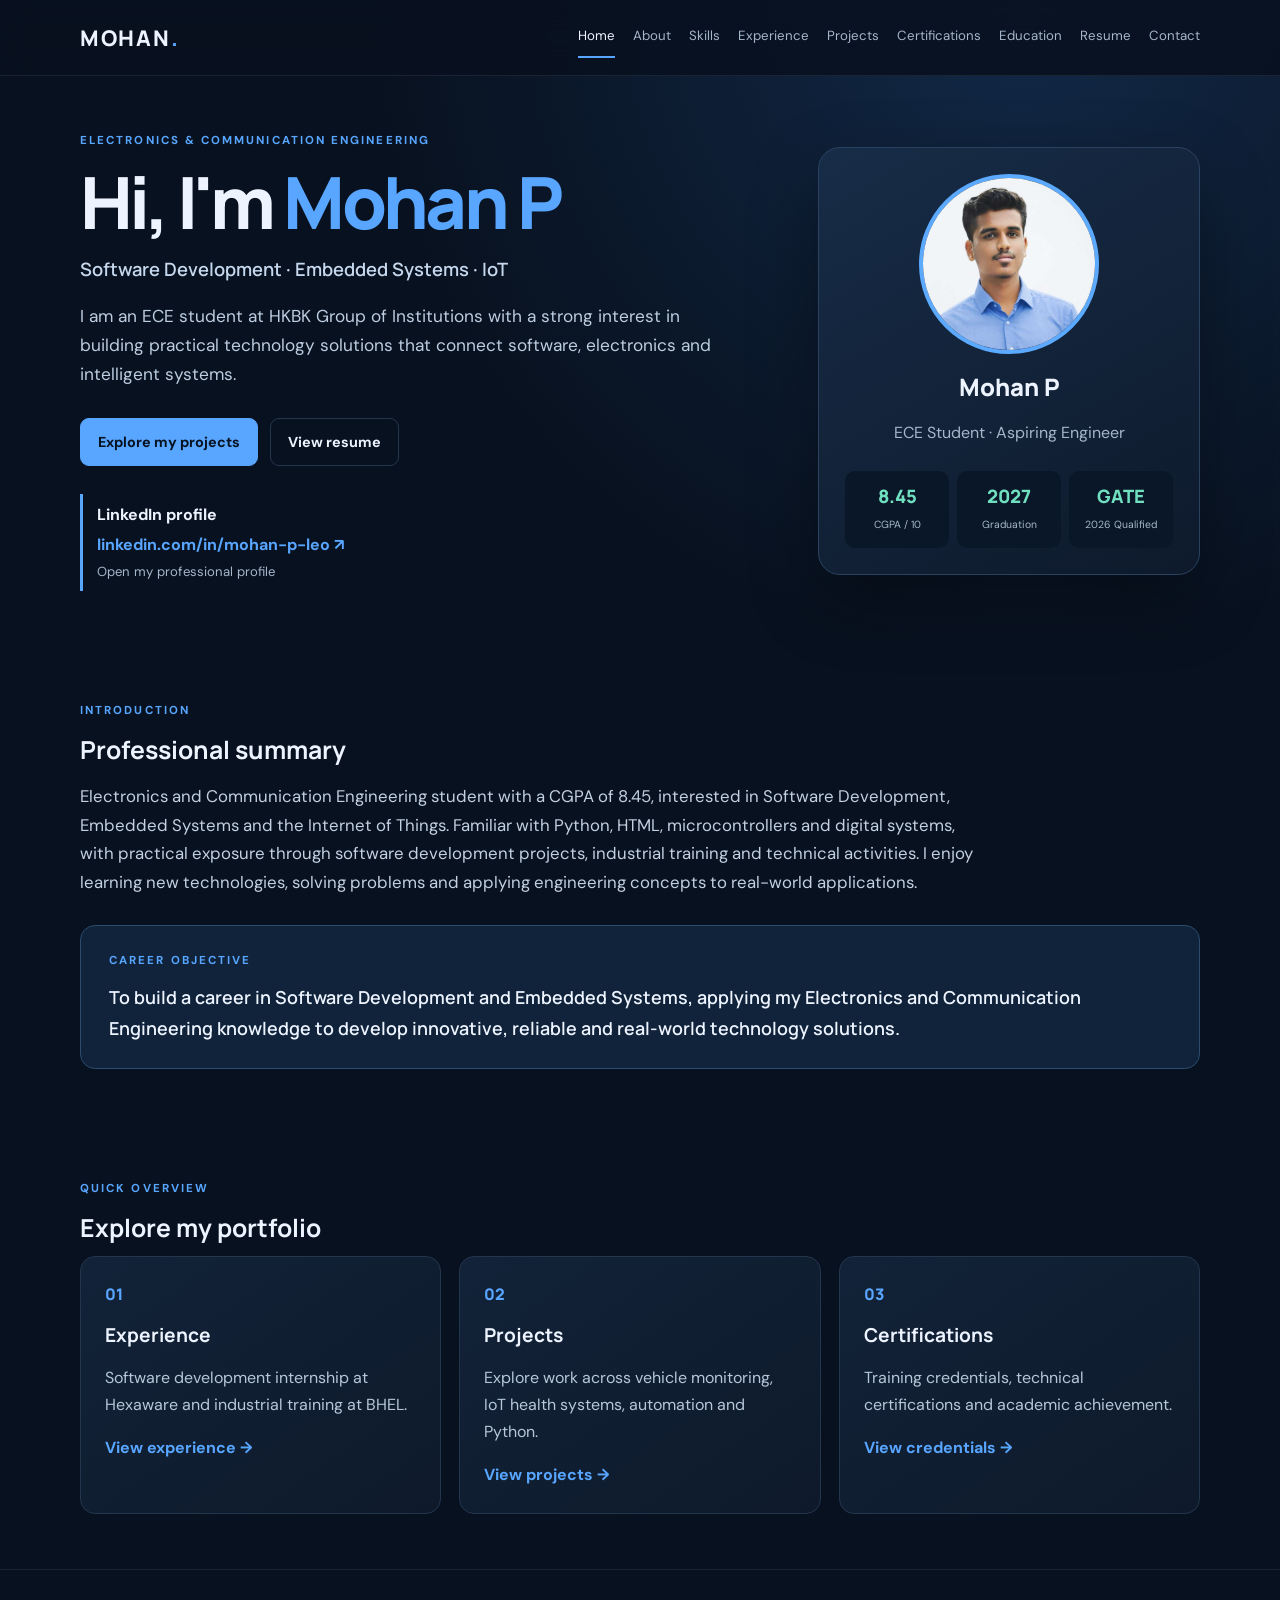
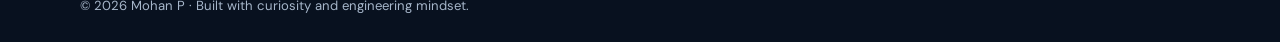
<file: index.html>
<!DOCTYPE html>
<html lang="en">
<head>
  <meta charset="UTF-8"><meta name="viewport" content="width=device-width, initial-scale=1.0">
  <meta name="description" content="Mohan P — Electronics and Communication Engineering student focused on software development, embedded systems and IoT.">
  <title>Mohan P | Portfolio</title><link rel="stylesheet" href="css/style.css">
</head>
<body>
<header class="site-header"><a class="brand" href="index.html">MOHAN<span>.</span></a>
<button class="menu-toggle" aria-label="Toggle navigation">☰</button>
<nav class="nav"><a class="active" href="index.html">Home</a><a href="about.html">About</a><a href="skills.html">Skills</a><a href="experience.html">Experience</a><a href="projects.html">Projects</a><a href="certifications.html">Certifications</a><a href="education.html">Education</a><a href="resume.html">Resume</a><a href="contact.html">Contact</a></nav></header>
<main class="container hero">
  <section class="hero-copy">
    <p class="eyebrow">ELECTRONICS & COMMUNICATION ENGINEERING</p>
    <h1>Hi, I'm <span>Mohan P</span></h1>
    <h2>Software Development · Embedded Systems · IoT</h2>
    <p class="lead">I am an ECE student at HKBK Group of Institutions with a strong interest in building practical technology solutions that connect software, electronics and intelligent systems.</p>
    <div class="actions"><a class="btn primary" href="projects.html">Explore my projects</a><a class="btn secondary" href="resume.html">View resume</a></div>
    <div class="social-highlight"><strong>LinkedIn profile</strong><a href="https://www.linkedin.com/in/mohan-p-leo" target="_blank" rel="noopener">linkedin.com/in/mohan-p-leo ↗</a><span class="muted small">Open my professional profile</span></div>
  </section>
  <aside class="profile-panel">
    <img class="profile-photo" src="assets/profile.jpg" alt="Mohan P profile photograph" onerror="this.style.display='none';this.nextElementSibling.style.display='grid'">
    <div class="photo-placeholder"><span>MP</span><small>Add your profile photo</small></div>
    <p class="profile-name">Mohan P</p><p class="muted">ECE Student · Aspiring Engineer</p>
    <div class="stat-grid"><div><b>8.45</b><small>CGPA / 10</small></div><div><b>2027</b><small>Graduation</small></div><div><b>GATE</b><small>2026 Qualified</small></div></div>
  </aside>
</main>
<section class="container section">
  <div class="section-heading"><p class="eyebrow">INTRODUCTION</p><h2>Professional summary</h2></div>
  <p class="wide-text">Electronics and Communication Engineering student with a CGPA of 8.45, interested in Software Development, Embedded Systems and the Internet of Things. Familiar with Python, HTML, microcontrollers and digital systems, with practical exposure through software development projects, industrial training and technical activities. I enjoy learning new technologies, solving problems and applying engineering concepts to real-world applications.</p>
  <div class="objective-card"><p class="eyebrow">CAREER OBJECTIVE</p><p>To build a career in Software Development and Embedded Systems, applying my Electronics and Communication Engineering knowledge to develop innovative, reliable and real-world technology solutions.</p></div>
</section>
<section class="container section">
 <div class="section-heading"><p class="eyebrow">QUICK OVERVIEW</p><h2>Explore my portfolio</h2></div>
 <div class="card-grid three">
  <a class="info-card" href="experience.html"><span class="card-icon">01</span><h3>Experience</h3><p>Software development internship at Hexaware and industrial training at BHEL.</p><span class="text-link">View experience →</span></a>
  <a class="info-card" href="projects.html"><span class="card-icon">02</span><h3>Projects</h3><p>Explore work across vehicle monitoring, IoT health systems, automation and Python.</p><span class="text-link">View projects →</span></a>
  <a class="info-card" href="certifications.html"><span class="card-icon">03</span><h3>Certifications</h3><p>Training credentials, technical certifications and academic achievement.</p><span class="text-link">View credentials →</span></a>
 </div>
</section>
<footer class="footer"><div class="container">© <span id="year"></span> Mohan P · Built with curiosity and engineering mindset.</div></footer>
<script src="js/script.js"></script></body></html>
</file>
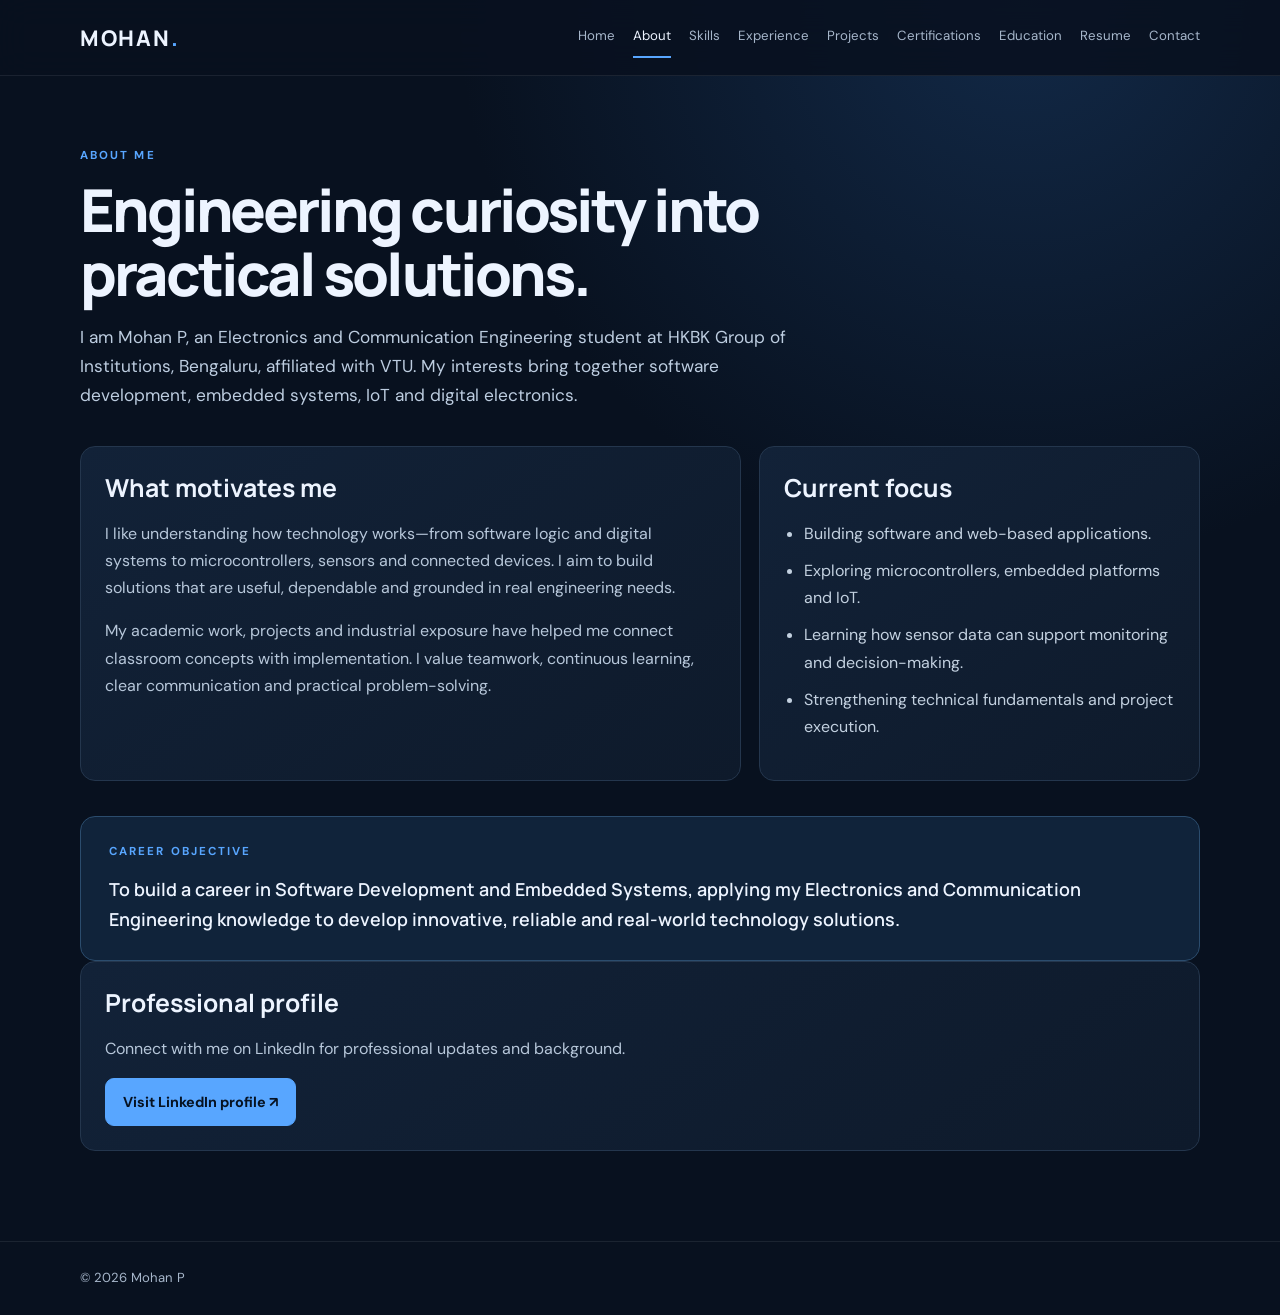
<file: about.html>
<!DOCTYPE html><html lang="en"><head><meta charset="UTF-8"><meta name="viewport" content="width=device-width, initial-scale=1.0"><title>About | Mohan P</title><link rel="stylesheet" href="css/style.css"></head><body>
<header class="site-header"><a class="brand" href="index.html">MOHAN<span>.</span></a><button class="menu-toggle" aria-label="Toggle navigation">☰</button><nav class="nav"><a href="index.html">Home</a><a class="active" href="about.html">About</a><a href="skills.html">Skills</a><a href="experience.html">Experience</a><a href="projects.html">Projects</a><a href="certifications.html">Certifications</a><a href="education.html">Education</a><a href="resume.html">Resume</a><a href="contact.html">Contact</a></nav></header>
<main class="container page"><p class="eyebrow">ABOUT ME</p><h1>Engineering curiosity into practical solutions.</h1>
<p class="lead">I am Mohan P, an Electronics and Communication Engineering student at HKBK Group of Institutions, Bengaluru, affiliated with VTU. My interests bring together software development, embedded systems, IoT and digital electronics.</p>
<div class="content-grid"><section class="panel"><h2>What motivates me</h2><p>I like understanding how technology works—from software logic and digital systems to microcontrollers, sensors and connected devices. I aim to build solutions that are useful, dependable and grounded in real engineering needs.</p><p>My academic work, projects and industrial exposure have helped me connect classroom concepts with implementation. I value teamwork, continuous learning, clear communication and practical problem-solving.</p></section><section class="panel"><h2>Current focus</h2><ul class="clean-list"><li>Building software and web-based applications.</li><li>Exploring microcontrollers, embedded platforms and IoT.</li><li>Learning how sensor data can support monitoring and decision-making.</li><li>Strengthening technical fundamentals and project execution.</li></ul></section></div>
<div class="objective-card"><p class="eyebrow">CAREER OBJECTIVE</p><p>To build a career in Software Development and Embedded Systems, applying my Electronics and Communication Engineering knowledge to develop innovative, reliable and real-world technology solutions.</p></div>
<div class="panel"><h2>Professional profile</h2><p>Connect with me on LinkedIn for professional updates and background.</p><a class="btn primary" href="https://www.linkedin.com/in/mohan-p-leo" target="_blank" rel="noopener">Visit LinkedIn profile ↗</a></div></main><footer class="footer"><div class="container">© <span id="year"></span> Mohan P</div></footer><script src="js/script.js"></script></body></html>
</file>
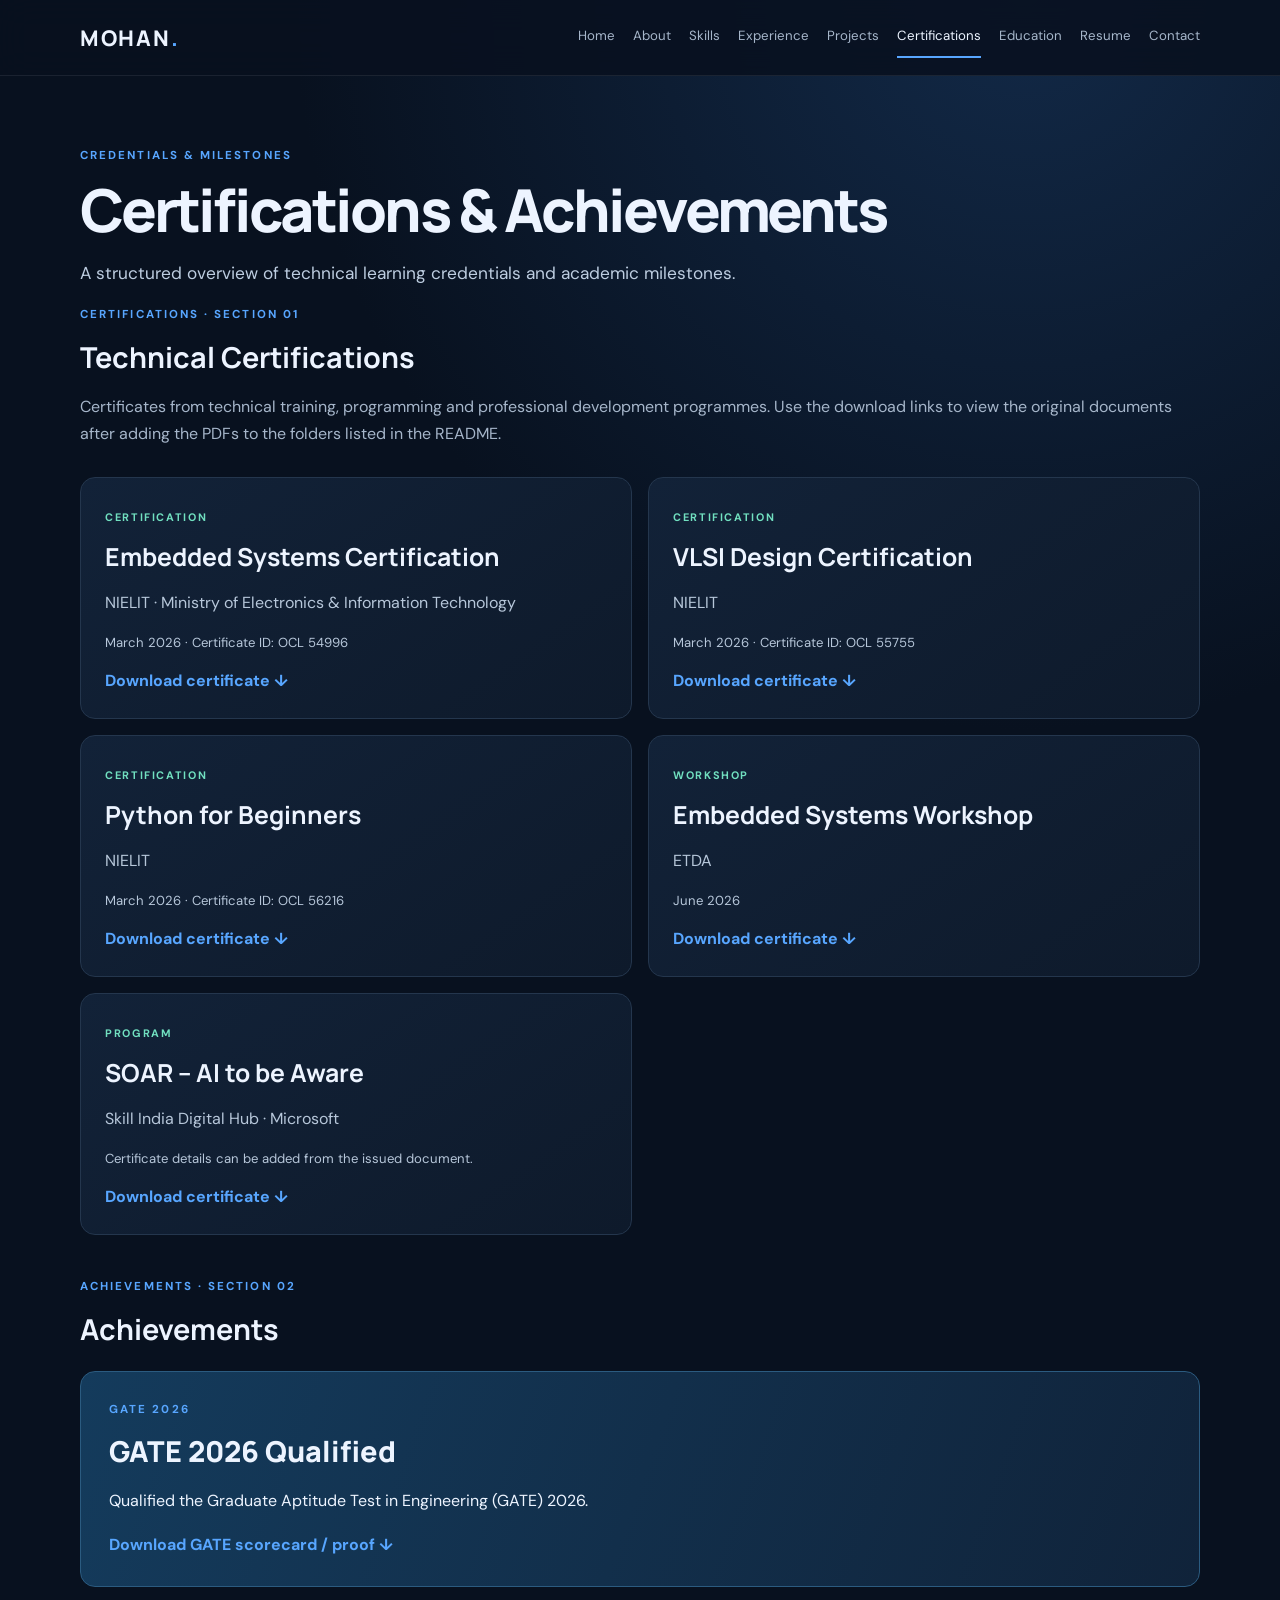
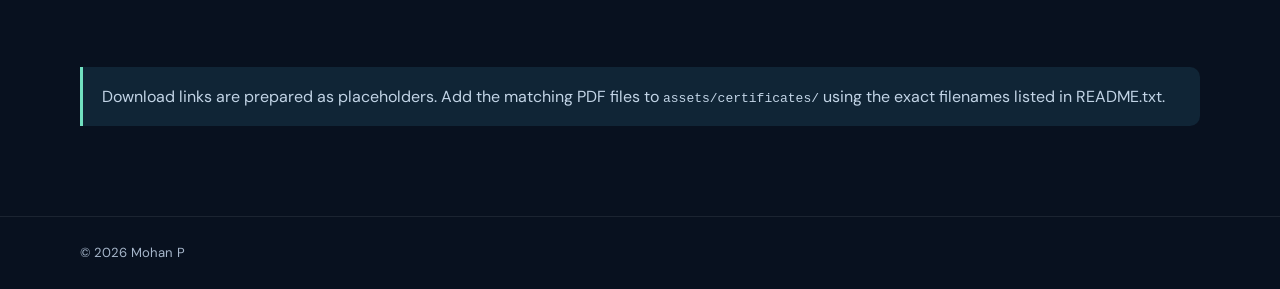
<file: certifications.html>
<!DOCTYPE html><html lang="en"><head><meta charset="UTF-8"><meta name="viewport" content="width=device-width, initial-scale=1.0"><title>Certifications | Mohan P</title><link rel="stylesheet" href="css/style.css"></head><body>
<header class="site-header"><a class="brand" href="index.html">MOHAN<span>.</span></a><button class="menu-toggle" aria-label="Toggle navigation">☰</button><nav class="nav"><a href="index.html">Home</a><a href="about.html">About</a><a href="skills.html">Skills</a><a href="experience.html">Experience</a><a href="projects.html">Projects</a><a class="active" href="certifications.html">Certifications</a><a href="education.html">Education</a><a href="resume.html">Resume</a><a href="contact.html">Contact</a></nav></header>
<main class="container page"><p class="eyebrow">CREDENTIALS &amp; MILESTONES</p><h1>Certifications &amp; Achievements</h1><p class="lead">A structured overview of technical learning credentials and academic milestones.</p>

<section>
  <p class="eyebrow">CERTIFICATIONS · SECTION 01</p>
  <h2 style="font:700 1.8rem Manrope,sans-serif;margin:0 0 10px">Technical Certifications</h2>
  <p class="muted">Certificates from technical training, programming and professional development programmes. Use the download links to view the original documents after adding the PDFs to the folders listed in the README.</p>
  <div class="credential-grid">
    <article class="credential-card"><span class="credential-type">CERTIFICATION</span><h2>Embedded Systems Certification</h2><p>NIELIT · Ministry of Electronics &amp; Information Technology</p><p class="muted small">March 2026 · Certificate ID: OCL 54996</p><a class="text-link" href="assets/certificates/embedded-systems-nielit.pdf" download>Download certificate ↓</a></article>
    <article class="credential-card"><span class="credential-type">CERTIFICATION</span><h2>VLSI Design Certification</h2><p>NIELIT</p><p class="muted small">March 2026 · Certificate ID: OCL 55755</p><a class="text-link" href="assets/certificates/vlsi-design-nielit.pdf" download>Download certificate ↓</a></article>
    <article class="credential-card"><span class="credential-type">CERTIFICATION</span><h2>Python for Beginners</h2><p>NIELIT</p><p class="muted small">March 2026 · Certificate ID: OCL 56216</p><a class="text-link" href="assets/certificates/python-beginners-nielit.pdf" download>Download certificate ↓</a></article>
    <article class="credential-card"><span class="credential-type">WORKSHOP</span><h2>Embedded Systems Workshop</h2><p>ETDA</p><p class="muted small">June 2026</p><a class="text-link" href="assets/certificates/embedded-systems-workshop-etda.pdf" download>Download certificate ↓</a></article>
    <article class="credential-card"><span class="credential-type">PROGRAM</span><h2>SOAR – AI to be Aware</h2><p>Skill India Digital Hub · Microsoft</p><p class="muted small">Certificate details can be added from the issued document.</p><a class="text-link" href="assets/certificates/soar-ai-to-be-aware.pdf" download>Download certificate ↓</a></article>
  </div>
</section>

<section class="section" style="padding-top:42px">
  <p class="eyebrow">ACHIEVEMENTS · SECTION 02</p>
  <h2 style="font:700 1.8rem Manrope,sans-serif;margin:0 0 10px">Achievements</h2>
  <div class="achievement-banner"><p class="eyebrow">GATE 2026</p><h2>GATE 2026 Qualified</h2><p>Qualified the Graduate Aptitude Test in Engineering (GATE) 2026.</p><a class="text-link" href="assets/certificates/gate-2026-scorecard.pdf" download>Download GATE scorecard / proof ↓</a></div>
</section>
<div class="note">Download links are prepared as placeholders. Add the matching PDF files to <code>assets/certificates/</code> using the exact filenames listed in README.txt.</div></main><footer class="footer"><div class="container">© <span id="year"></span> Mohan P</div></footer><script src="js/script.js"></script></body></html>
</file>
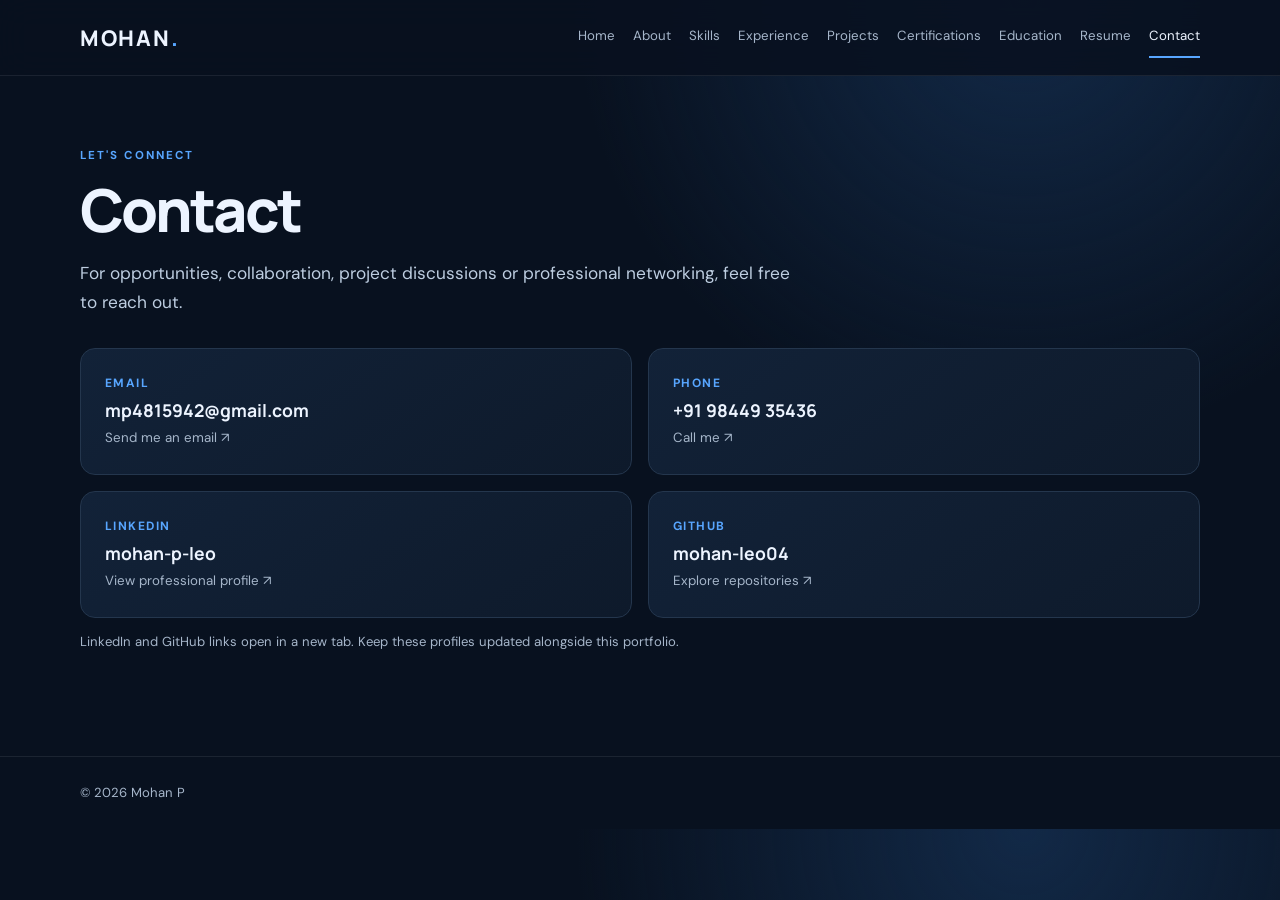
<file: contact.html>
<!DOCTYPE html><html lang="en"><head><meta charset="UTF-8"><meta name="viewport" content="width=device-width, initial-scale=1.0"><title>Contact | Mohan P</title><link rel="stylesheet" href="css/style.css"></head><body>
<header class="site-header"><a class="brand" href="index.html">MOHAN<span>.</span></a><button class="menu-toggle" aria-label="Toggle navigation">☰</button><nav class="nav"><a href="index.html">Home</a><a href="about.html">About</a><a href="skills.html">Skills</a><a href="experience.html">Experience</a><a href="projects.html">Projects</a><a href="certifications.html">Certifications</a><a href="education.html">Education</a><a href="resume.html">Resume</a><a class="active" href="contact.html">Contact</a></nav></header>
<main class="container page"><p class="eyebrow">LET'S CONNECT</p><h1>Contact</h1><p class="lead">For opportunities, collaboration, project discussions or professional networking, feel free to reach out.</p>
<div class="contact-grid"><a class="contact-card" href="mailto:mp4815942@gmail.com"><span>Email</span><strong>mp4815942@gmail.com</strong><small>Send me an email ↗</small></a><a class="contact-card" href="tel:+919844935436"><span>Phone</span><strong>+91 98449 35436</strong><small>Call me ↗</small></a><a class="contact-card" href="https://www.linkedin.com/in/mohan-p-leo" target="_blank" rel="noopener"><span>LinkedIn</span><strong>mohan-p-leo</strong><small>View professional profile ↗</small></a><a class="contact-card" href="https://github.com/mohan-leo04" target="_blank" rel="noopener"><span>GitHub</span><strong>mohan-leo04</strong><small>Explore repositories ↗</small></a></div>
<p class="muted small">LinkedIn and GitHub links open in a new tab. Keep these profiles updated alongside this portfolio.</p></main><footer class="footer"><div class="container">© <span id="year"></span> Mohan P</div></footer><script src="js/script.js"></script></body></html>
</file>
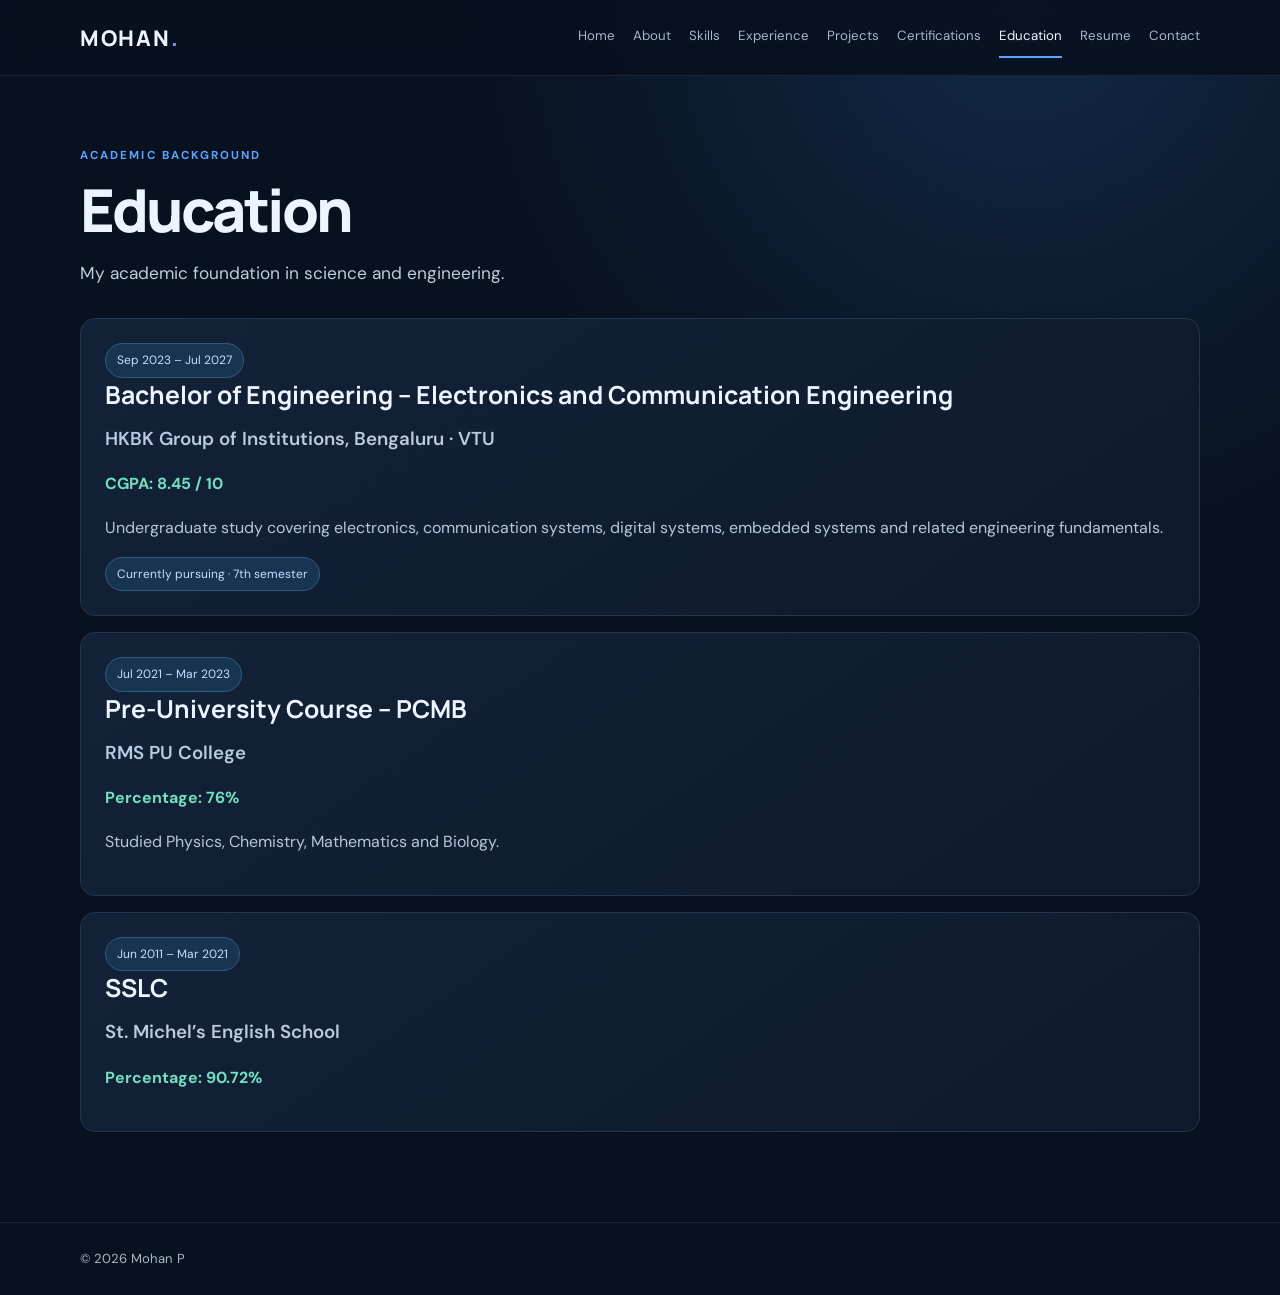
<file: education.html>
<!DOCTYPE html><html lang="en"><head><meta charset="UTF-8"><meta name="viewport" content="width=device-width, initial-scale=1.0"><title>Education | Mohan P</title><link rel="stylesheet" href="css/style.css"></head><body>
<header class="site-header"><a class="brand" href="index.html">MOHAN<span>.</span></a><button class="menu-toggle" aria-label="Toggle navigation">☰</button><nav class="nav"><a href="index.html">Home</a><a href="about.html">About</a><a href="skills.html">Skills</a><a href="experience.html">Experience</a><a href="projects.html">Projects</a><a href="certifications.html">Certifications</a><a class="active" href="education.html">Education</a><a href="resume.html">Resume</a><a href="contact.html">Contact</a></nav></header>
<main class="container page"><p class="eyebrow">ACADEMIC BACKGROUND</p><h1>Education</h1><p class="lead">My academic foundation in science and engineering.</p>
<div class="education-list">
<article class="education-card"><span class="date-pill">Sep 2023 – Jul 2027</span><h2>Bachelor of Engineering – Electronics and Communication Engineering</h2><h3>HKBK Group of Institutions, Bengaluru · VTU</h3><p class="grade">CGPA: 8.45 / 10</p><p>Undergraduate study covering electronics, communication systems, digital systems, embedded systems and related engineering fundamentals.</p><span class="status">Currently pursuing · 7th semester</span></article>
<article class="education-card"><span class="date-pill">Jul 2021 – Mar 2023</span><h2>Pre-University Course – PCMB</h2><h3>RMS PU College</h3><p class="grade">Percentage: 76%</p><p>Studied Physics, Chemistry, Mathematics and Biology.</p></article>
<article class="education-card"><span class="date-pill">Jun 2011 – Mar 2021</span><h2>SSLC</h2><h3>St. Michel’s English School</h3><p class="grade">Percentage: 90.72%</p></article>
</div></main><footer class="footer"><div class="container">© <span id="year"></span> Mohan P</div></footer><script src="js/script.js"></script></body></html>
</file>
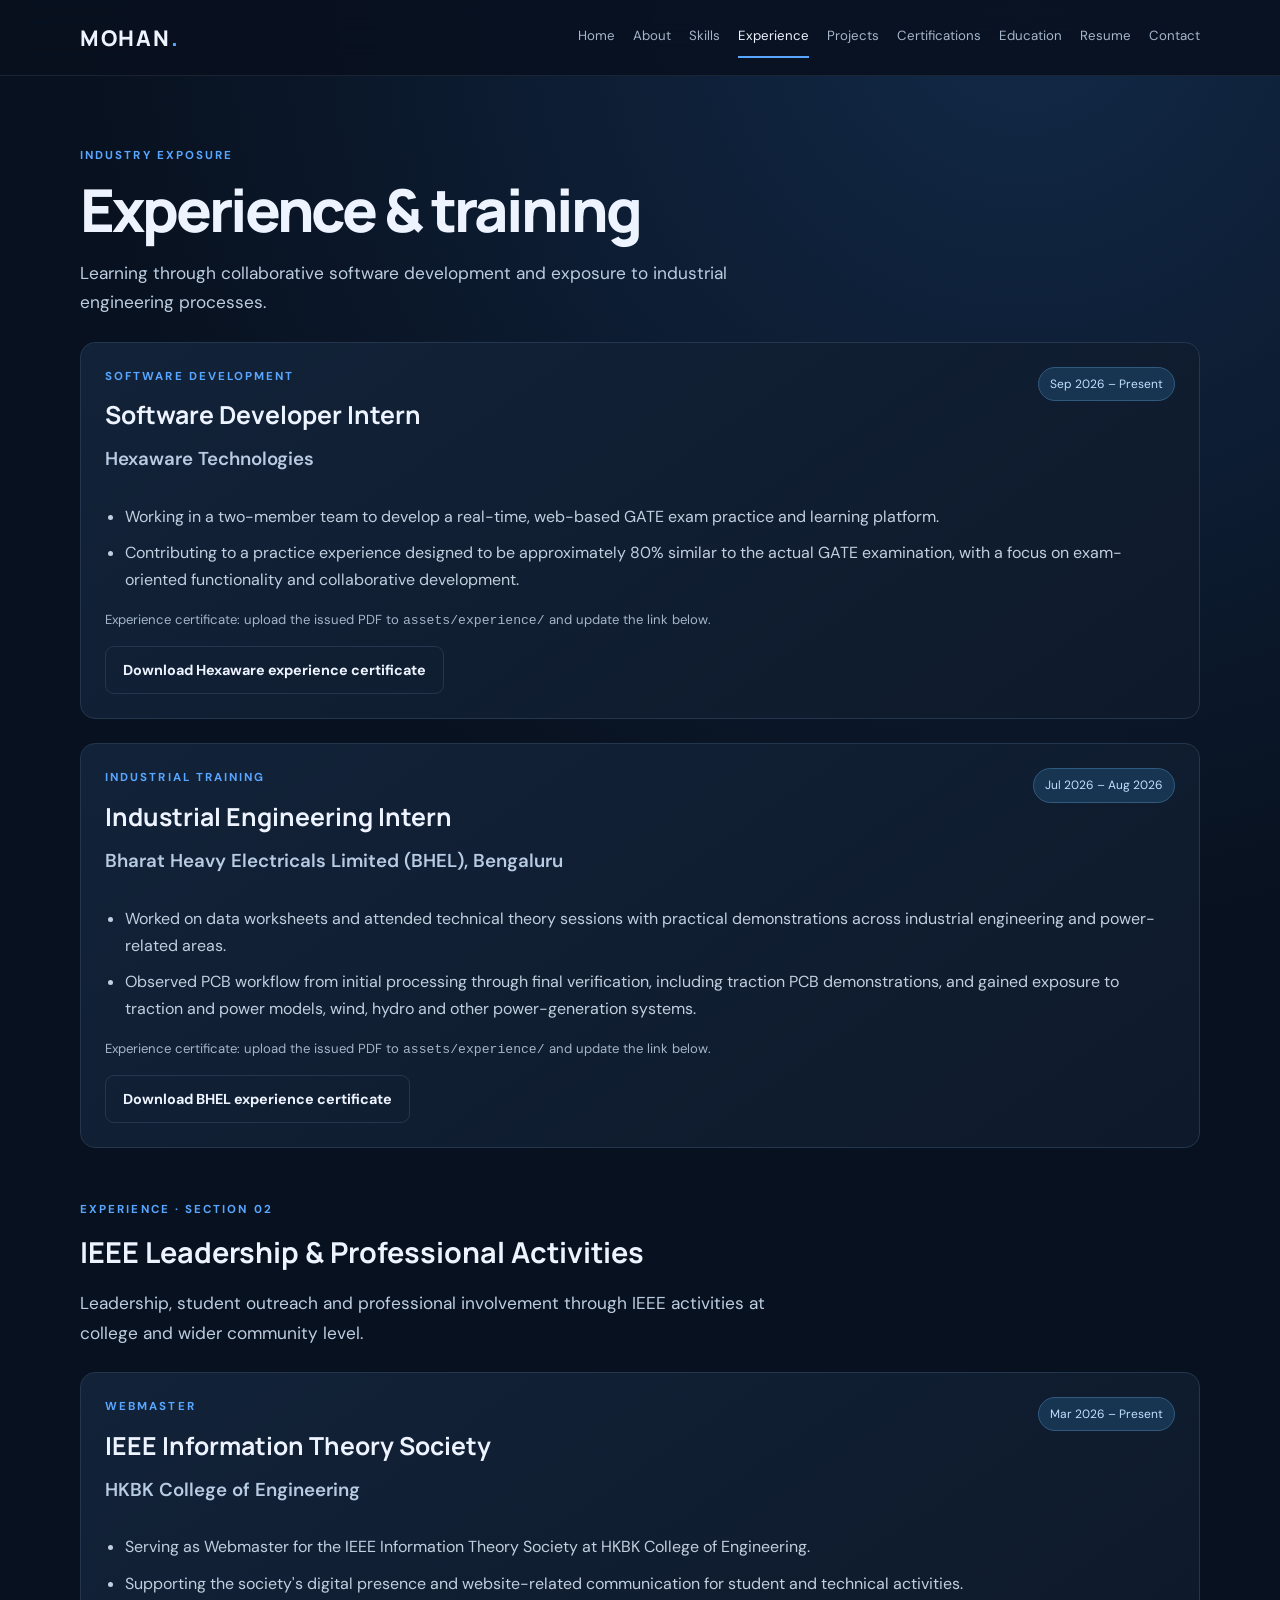
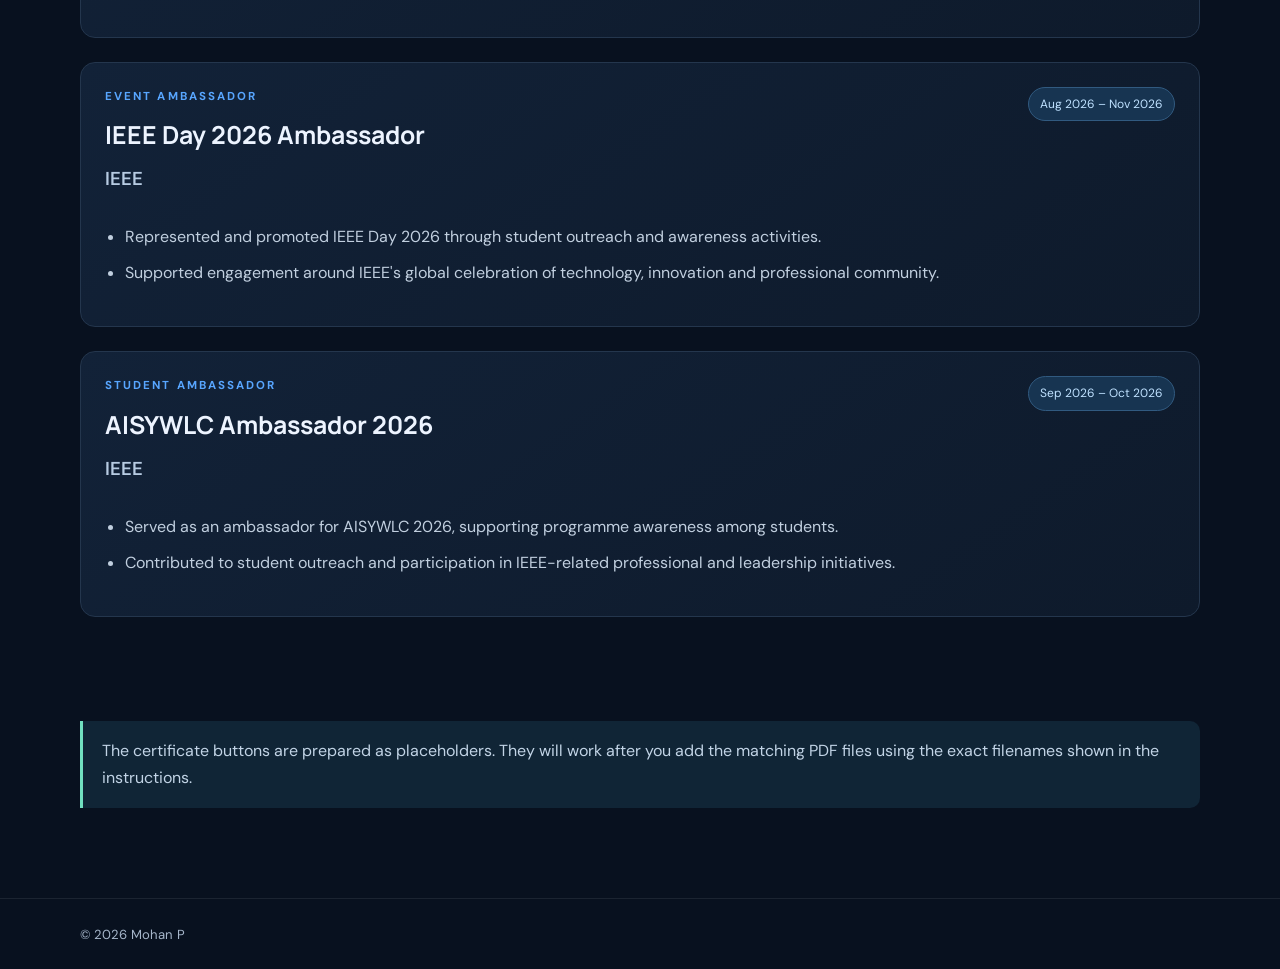
<file: experience.html>
<!DOCTYPE html><html lang="en"><head><meta charset="UTF-8"><meta name="viewport" content="width=device-width, initial-scale=1.0"><title>Experience | Mohan P</title><link rel="stylesheet" href="css/style.css"></head><body>
<header class="site-header"><a class="brand" href="index.html">MOHAN<span>.</span></a><button class="menu-toggle" aria-label="Toggle navigation">☰</button><nav class="nav"><a href="index.html">Home</a><a href="about.html">About</a><a href="skills.html">Skills</a><a class="active" href="experience.html">Experience</a><a href="projects.html">Projects</a><a href="certifications.html">Certifications</a><a href="education.html">Education</a><a href="resume.html">Resume</a><a href="contact.html">Contact</a></nav></header>
<main class="container page"><p class="eyebrow">INDUSTRY EXPOSURE</p><h1>Experience & training</h1><p class="lead">Learning through collaborative software development and exposure to industrial engineering processes.</p>
<article class="timeline-card"><div class="timeline-top"><div><p class="eyebrow">SOFTWARE DEVELOPMENT</p><h2>Software Developer Intern</h2><h3>Hexaware Technologies</h3></div><span class="date-pill">Sep 2026 – Present</span></div><ul><li>Working in a two-member team to develop a real-time, web-based GATE exam practice and learning platform.</li><li>Contributing to a practice experience designed to be approximately 80% similar to the actual GATE examination, with a focus on exam-oriented functionality and collaborative development.</li></ul><p class="muted small">Experience certificate: upload the issued PDF to <code>assets/experience/</code> and update the link below.</p><a class="btn secondary" href="assets/experience/hexaware-experience-certificate.pdf" download>Download Hexaware experience certificate</a></article>
<article class="timeline-card"><div class="timeline-top"><div><p class="eyebrow">INDUSTRIAL TRAINING</p><h2>Industrial Engineering Intern</h2><h3>Bharat Heavy Electricals Limited (BHEL), Bengaluru</h3></div><span class="date-pill">Jul 2026 – Aug 2026</span></div><ul><li>Worked on data worksheets and attended technical theory sessions with practical demonstrations across industrial engineering and power-related areas.</li><li>Observed PCB workflow from initial processing through final verification, including traction PCB demonstrations, and gained exposure to traction and power models, wind, hydro and other power-generation systems.</li></ul><p class="muted small">Experience certificate: upload the issued PDF to <code>assets/experience/</code> and update the link below.</p><a class="btn secondary" href="assets/experience/bhel-experience-certificate.pdf" download>Download BHEL experience certificate</a></article>

<section class="section" style="padding-top:28px">
  <p class="eyebrow">EXPERIENCE · SECTION 02</p>
  <h2 style="font:700 1.8rem Manrope,sans-serif;margin:0 0 10px">IEEE Leadership &amp; Professional Activities</h2>
  <p class="lead">Leadership, student outreach and professional involvement through IEEE activities at college and wider community level.</p>

  <article class="timeline-card">
    <div class="timeline-top"><div>
      <p class="eyebrow">WEBMASTER</p>
      <h2>IEEE Information Theory Society</h2>
      <h3>HKBK College of Engineering</h3>
    </div><span class="date-pill">Mar 2026 – Present</span></div>
    <ul>
      <li>Serving as Webmaster for the IEEE Information Theory Society at HKBK College of Engineering.</li>
      <li>Supporting the society's digital presence and website-related communication for student and technical activities.</li>
    </ul>
  </article>

  <article class="timeline-card">
    <div class="timeline-top"><div>
      <p class="eyebrow">EVENT AMBASSADOR</p>
      <h2>IEEE Day 2026 Ambassador</h2>
      <h3>IEEE</h3>
    </div><span class="date-pill">Aug 2026 – Nov 2026</span></div>
    <ul>
      <li>Represented and promoted IEEE Day 2026 through student outreach and awareness activities.</li>
      <li>Supported engagement around IEEE's global celebration of technology, innovation and professional community.</li>
    </ul>
  </article>

  <article class="timeline-card">
    <div class="timeline-top"><div>
      <p class="eyebrow">STUDENT AMBASSADOR</p>
      <h2>AISYWLC Ambassador 2026</h2>
      <h3>IEEE</h3>
    </div><span class="date-pill">Sep 2026 – Oct 2026</span></div>
    <ul>
      <li>Served as an ambassador for AISYWLC 2026, supporting programme awareness among students.</li>
      <li>Contributed to student outreach and participation in IEEE-related professional and leadership initiatives.</li>
    </ul>
  </article>
</section>

<div class="note">The certificate buttons are prepared as placeholders. They will work after you add the matching PDF files using the exact filenames shown in the instructions.</div></main>
<footer class="footer"><div class="container">© <span id="year"></span> Mohan P</div></footer><script src="js/script.js"></script></body></html>
</file>
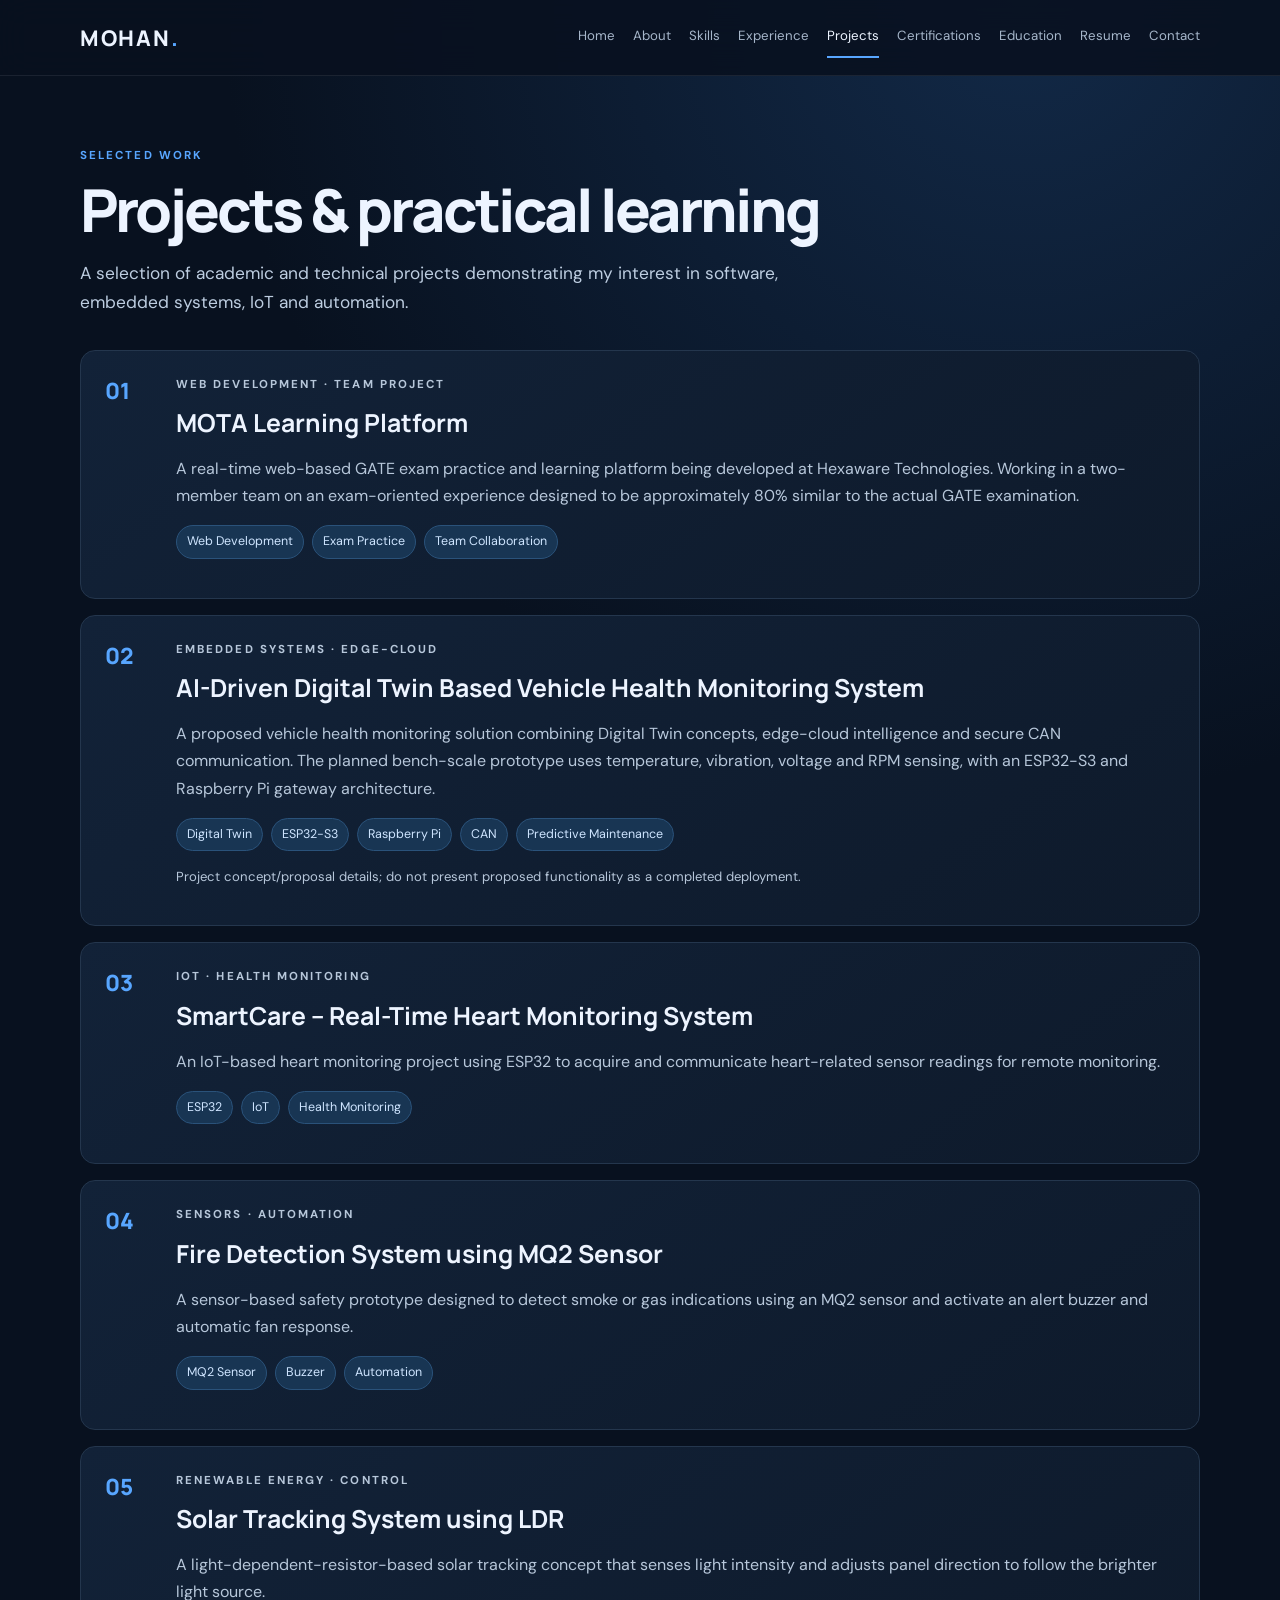
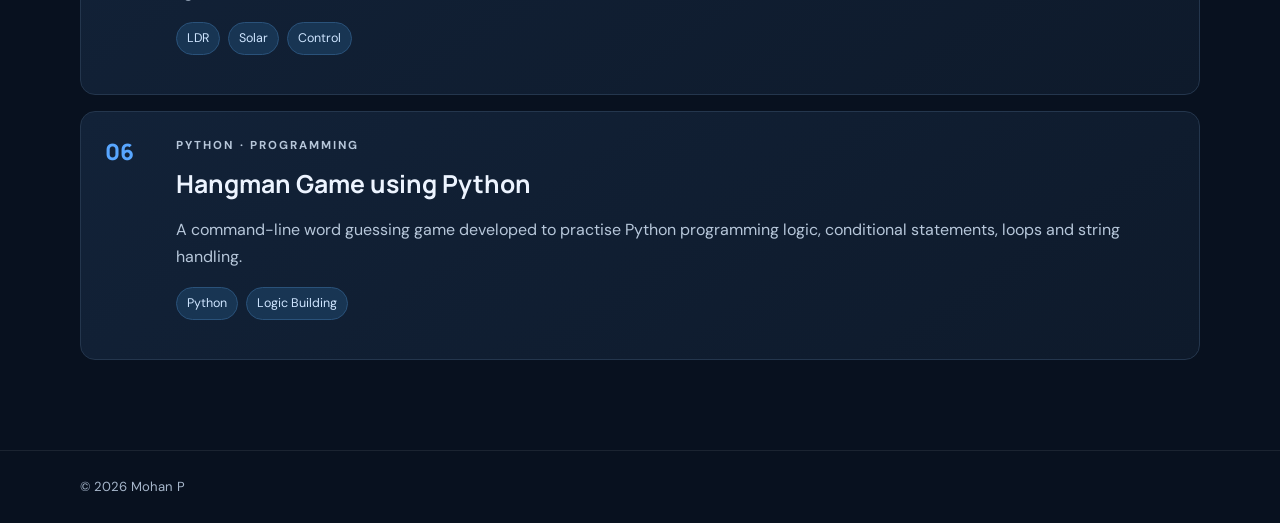
<file: projects.html>
<!DOCTYPE html><html lang="en"><head><meta charset="UTF-8"><meta name="viewport" content="width=device-width, initial-scale=1.0"><title>Projects | Mohan P</title><link rel="stylesheet" href="css/style.css"></head><body>
<header class="site-header"><a class="brand" href="index.html">MOHAN<span>.</span></a><button class="menu-toggle" aria-label="Toggle navigation">☰</button><nav class="nav"><a href="index.html">Home</a><a href="about.html">About</a><a href="skills.html">Skills</a><a href="experience.html">Experience</a><a class="active" href="projects.html">Projects</a><a href="certifications.html">Certifications</a><a href="education.html">Education</a><a href="resume.html">Resume</a><a href="contact.html">Contact</a></nav></header>
<main class="container page"><p class="eyebrow">SELECTED WORK</p><h1>Projects & practical learning</h1><p class="lead">A selection of academic and technical projects demonstrating my interest in software, embedded systems, IoT and automation.</p>
<div class="project-list">
<article class="project-card"><span class="project-number">01</span><div><p class="eyebrow">WEB DEVELOPMENT · TEAM PROJECT</p><h2>MOTA Learning Platform</h2><p>A real-time web-based GATE exam practice and learning platform being developed at Hexaware Technologies. Working in a two-member team on an exam-oriented experience designed to be approximately 80% similar to the actual GATE examination.</p><div class="tag-list"><span>Web Development</span><span>Exam Practice</span><span>Team Collaboration</span></div></div></article>
<article class="project-card"><span class="project-number">02</span><div><p class="eyebrow">EMBEDDED SYSTEMS · EDGE-CLOUD</p><h2>AI-Driven Digital Twin Based Vehicle Health Monitoring System</h2><p>A proposed vehicle health monitoring solution combining Digital Twin concepts, edge-cloud intelligence and secure CAN communication. The planned bench-scale prototype uses temperature, vibration, voltage and RPM sensing, with an ESP32-S3 and Raspberry Pi gateway architecture.</p><div class="tag-list"><span>Digital Twin</span><span>ESP32-S3</span><span>Raspberry Pi</span><span>CAN</span><span>Predictive Maintenance</span></div><p class="muted small">Project concept/proposal details; do not present proposed functionality as a completed deployment.</p></div></article>
<article class="project-card"><span class="project-number">03</span><div><p class="eyebrow">IOT · HEALTH MONITORING</p><h2>SmartCare – Real-Time Heart Monitoring System</h2><p>An IoT-based heart monitoring project using ESP32 to acquire and communicate heart-related sensor readings for remote monitoring.</p><div class="tag-list"><span>ESP32</span><span>IoT</span><span>Health Monitoring</span></div></div></article>
<article class="project-card"><span class="project-number">04</span><div><p class="eyebrow">SENSORS · AUTOMATION</p><h2>Fire Detection System using MQ2 Sensor</h2><p>A sensor-based safety prototype designed to detect smoke or gas indications using an MQ2 sensor and activate an alert buzzer and automatic fan response.</p><div class="tag-list"><span>MQ2 Sensor</span><span>Buzzer</span><span>Automation</span></div></div></article>
<article class="project-card"><span class="project-number">05</span><div><p class="eyebrow">RENEWABLE ENERGY · CONTROL</p><h2>Solar Tracking System using LDR</h2><p>A light-dependent-resistor-based solar tracking concept that senses light intensity and adjusts panel direction to follow the brighter light source.</p><div class="tag-list"><span>LDR</span><span>Solar</span><span>Control</span></div></div></article>
<article class="project-card"><span class="project-number">06</span><div><p class="eyebrow">PYTHON · PROGRAMMING</p><h2>Hangman Game using Python</h2><p>A command-line word guessing game developed to practise Python programming logic, conditional statements, loops and string handling.</p><div class="tag-list"><span>Python</span><span>Logic Building</span></div></div></article>
</div></main><footer class="footer"><div class="container">© <span id="year"></span> Mohan P</div></footer><script src="js/script.js"></script></body></html>
</file>
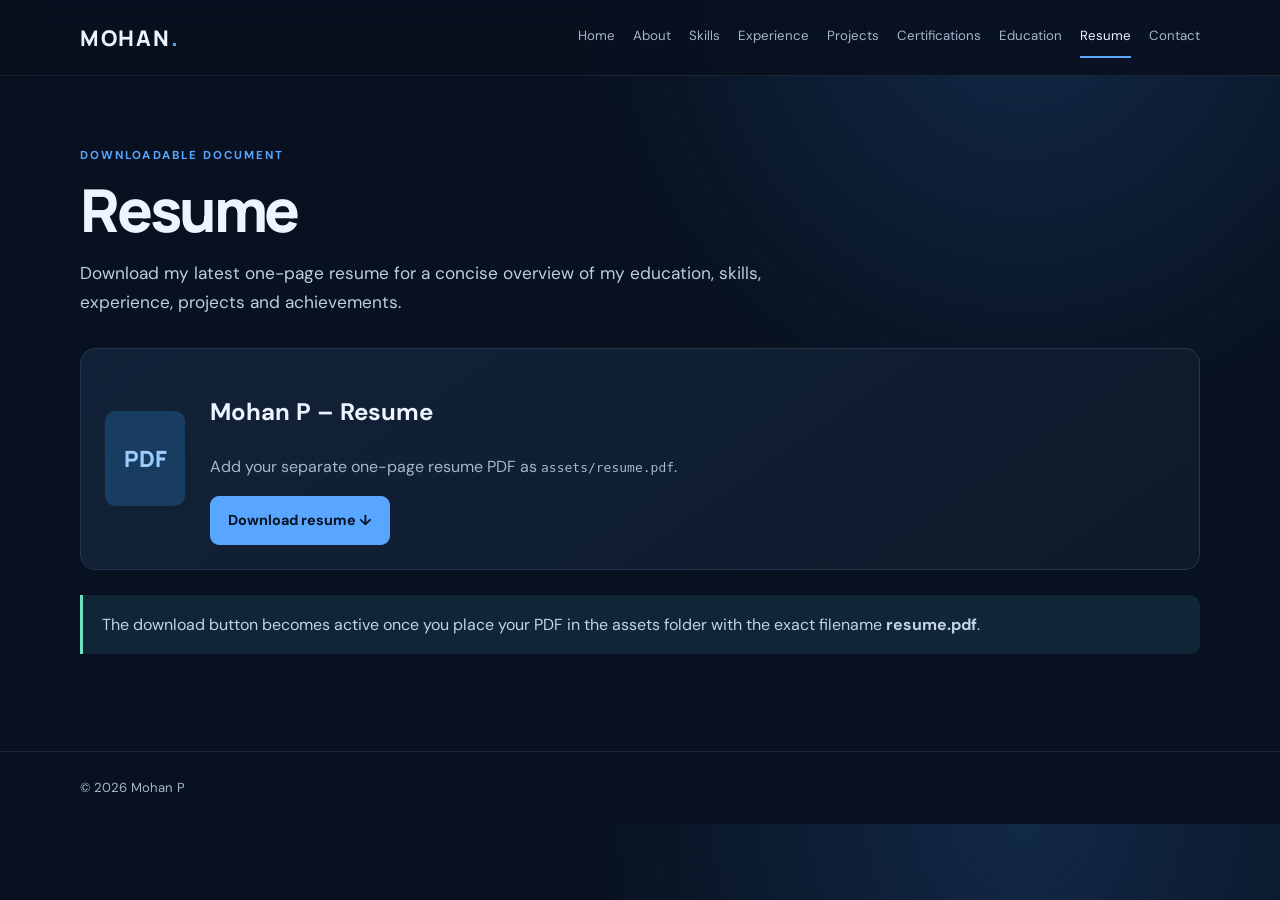
<file: resume.html>
<!DOCTYPE html><html lang="en"><head><meta charset="UTF-8"><meta name="viewport" content="width=device-width, initial-scale=1.0"><title>Resume | Mohan P</title><link rel="stylesheet" href="css/style.css"></head><body>
<header class="site-header"><a class="brand" href="index.html">MOHAN<span>.</span></a><button class="menu-toggle" aria-label="Toggle navigation">☰</button><nav class="nav"><a href="index.html">Home</a><a href="about.html">About</a><a href="skills.html">Skills</a><a href="experience.html">Experience</a><a href="projects.html">Projects</a><a href="certifications.html">Certifications</a><a href="education.html">Education</a><a class="active" href="resume.html">Resume</a><a href="contact.html">Contact</a></nav></header>
<main class="container page"><p class="eyebrow">DOWNLOADABLE DOCUMENT</p><h1>Resume</h1><p class="lead">Download my latest one-page resume for a concise overview of my education, skills, experience, projects and achievements.</p><div class="resume-panel"><div class="resume-icon">PDF</div><div><h2>Mohan P – Resume</h2><p class="muted">Add your separate one-page resume PDF as <code>assets/resume.pdf</code>.</p><a class="btn primary" href="assets/resume.pdf" download>Download resume ↓</a></div></div><div class="note">The download button becomes active once you place your PDF in the assets folder with the exact filename <strong>resume.pdf</strong>.</div></main><footer class="footer"><div class="container">© <span id="year"></span> Mohan P</div></footer><script src="js/script.js"></script></body></html>
</file>
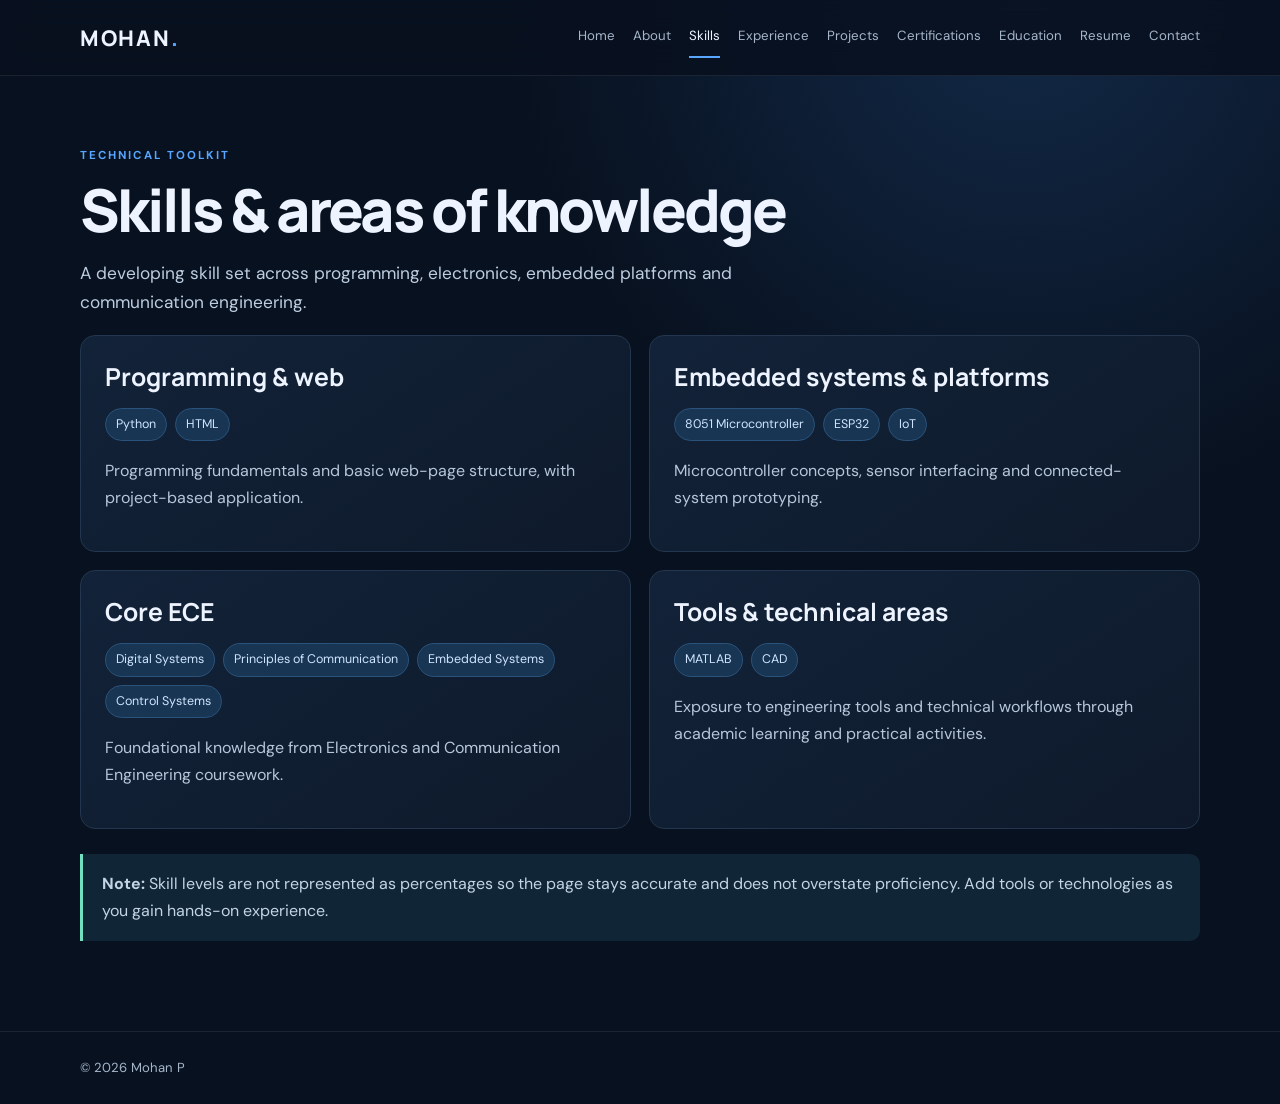
<file: skills.html>
<!DOCTYPE html><html lang="en"><head><meta charset="UTF-8"><meta name="viewport" content="width=device-width, initial-scale=1.0"><title>Skills | Mohan P</title><link rel="stylesheet" href="css/style.css"></head><body>
<header class="site-header"><a class="brand" href="index.html">MOHAN<span>.</span></a><button class="menu-toggle" aria-label="Toggle navigation">☰</button><nav class="nav"><a href="index.html">Home</a><a href="about.html">About</a><a class="active" href="skills.html">Skills</a><a href="experience.html">Experience</a><a href="projects.html">Projects</a><a href="certifications.html">Certifications</a><a href="education.html">Education</a><a href="resume.html">Resume</a><a href="contact.html">Contact</a></nav></header>
<main class="container page"><p class="eyebrow">TECHNICAL TOOLKIT</p><h1>Skills & areas of knowledge</h1><p class="lead">A developing skill set across programming, electronics, embedded platforms and communication engineering.</p>
<div class="card-grid two">
<section class="panel"><h2>Programming & web</h2><div class="tag-list"><span>Python</span><span>HTML</span></div><p>Programming fundamentals and basic web-page structure, with project-based application.</p></section>
<section class="panel"><h2>Embedded systems & platforms</h2><div class="tag-list"><span>8051 Microcontroller</span><span>ESP32</span><span>IoT</span></div><p>Microcontroller concepts, sensor interfacing and connected-system prototyping.</p></section>
<section class="panel"><h2>Core ECE</h2><div class="tag-list"><span>Digital Systems</span><span>Principles of Communication</span><span>Embedded Systems</span><span>Control Systems</span></div><p>Foundational knowledge from Electronics and Communication Engineering coursework.</p></section>
<section class="panel"><h2>Tools & technical areas</h2><div class="tag-list"><span>MATLAB</span><span>CAD</span></div><p>Exposure to engineering tools and technical workflows through academic learning and practical activities.</p></section>
</div><div class="note"><strong>Note:</strong> Skill levels are not represented as percentages so the page stays accurate and does not overstate proficiency. Add tools or technologies as you gain hands-on experience.</div></main>
<footer class="footer"><div class="container">© <span id="year"></span> Mohan P</div></footer><script src="js/script.js"></script></body></html>
</file>
<file: css/style.css>
@import url('https://fonts.googleapis.com/css2?family=DM+Sans:wght@400;500;600;700&family=Manrope:wght@400;500;600;700;800&display=swap');
:root{--bg:#08111f;--panel:#101e31;--panel2:#14243a;--text:#edf4ff;--muted:#a6b6ca;--blue:#58a6ff;--line:#24364d;--green:#71e0c0}
*{box-sizing:border-box}html{scroll-behavior:smooth}body{margin:0;background:radial-gradient(circle at 80% 0%,#122947 0,transparent 34%),var(--bg);color:var(--text);font-family:'DM Sans',sans-serif;line-height:1.7}a{color:inherit;text-decoration:none}.container{width:min(1120px,calc(100% - 40px));margin:auto}.site-header{min-height:76px;padding:0 max(20px,calc((100% - 1120px)/2));display:flex;align-items:center;justify-content:space-between;border-bottom:1px solid rgba(255,255,255,.08);background:rgba(8,17,31,.88);position:sticky;top:0;z-index:10;backdrop-filter:blur(16px)}.brand{font:800 1.35rem Manrope,sans-serif;letter-spacing:.08em}.brand span,.hero h1 span{color:var(--blue)}.nav{display:flex;gap:18px;align-items:center}.nav a{font-size:.83rem;color:var(--muted);padding:8px 0;border-bottom:2px solid transparent}.nav a:hover,.nav a.active{color:var(--text);border-color:var(--blue)}.menu-toggle{display:none;background:none;border:0;color:var(--text);font-size:1.5rem}.hero{min-height:570px;display:grid;grid-template-columns:1.4fr .8fr;gap:70px;align-items:center;padding-top:55px;padding-bottom:55px}.eyebrow{color:var(--blue);font-size:.72rem;font-weight:700;letter-spacing:.18em;text-transform:uppercase;margin:0 0 12px}.hero h1,.page h1{font:800 clamp(2.5rem,6vw,4.5rem)/1.08 Manrope,sans-serif;letter-spacing:-.05em;margin:0 0 15px}.hero h2{font:600 1.15rem Manrope,sans-serif;color:#c6d8ee;margin:0 0 20px}.lead{font-size:1.08rem;color:#bdcde0;max-width:720px}.hero-copy .lead{max-width:650px}.actions{display:flex;gap:12px;flex-wrap:wrap;margin:28px 0}.btn{display:inline-flex;align-items:center;justify-content:center;padding:11px 17px;border-radius:9px;font-weight:700;font-size:.9rem;border:1px solid var(--line)}.btn.primary{background:var(--blue);color:#061222;border-color:var(--blue)}.btn.secondary{color:var(--text);background:transparent}.btn:hover{transform:translateY(-2px)}.social-highlight{display:grid;gap:3px;border-left:3px solid var(--blue);padding:7px 0 7px 14px;margin-top:22px}.social-highlight a,.text-link{color:var(--blue);font-weight:700}.small{font-size:.82rem}.muted{color:var(--muted)}.profile-panel{background:linear-gradient(150deg,#172c47,#0e1a2c);border:1px solid #2a4260;border-radius:22px;padding:26px;text-align:center;box-shadow:0 25px 70px #0005}.profile-photo{width:180px;height:180px;object-fit:cover;border-radius:50%;border:4px solid #5baaff;display:block;margin:0 auto 16px}.photo-placeholder{display:none;width:180px;height:180px;border-radius:50%;margin:0 auto 16px;background:linear-gradient(145deg,#1f4770,#12243c);border:4px solid var(--blue);place-items:center;align-content:center;gap:4px}.photo-placeholder span{font:800 3rem Manrope;color:white}.photo-placeholder small{font-size:.72rem;color:#d4e7ff}.profile-name{font:800 1.5rem Manrope;margin:4px 0 0}.stat-grid{display:grid;grid-template-columns:repeat(3,1fr);gap:8px;margin-top:24px}.stat-grid div{background:#0a1728;border-radius:10px;padding:12px 4px}.stat-grid b{display:block;color:var(--green);font:800 1.15rem Manrope}.stat-grid small{font-size:.65rem;color:var(--muted)}.section{padding:55px 0}.section-heading h2,.panel h2,.timeline-card h2,.credential-card h2,.education-card h2,.project-card h2{font:700 1.55rem Manrope;margin:0 0 12px}.wide-text{max-width:900px;color:#c2d0e0;font-size:1.05rem}.objective-card{margin-top:28px;padding:25px 28px;background:#10233a;border:1px solid #2b4c6d;border-radius:15px}.objective-card p:last-child{font:600 1.12rem/1.7 Manrope;margin:0}.card-grid{display:grid;gap:18px}.card-grid.three{grid-template-columns:repeat(3,1fr)}.card-grid.two{grid-template-columns:repeat(2,1fr)}.info-card,.panel,.timeline-card,.credential-card,.education-card,.project-card,.contact-card,.resume-panel{background:linear-gradient(145deg,#122238,#0e1a2b);border:1px solid var(--line);border-radius:15px;padding:24px}.info-card{transition:.2s}.info-card:hover{transform:translateY(-4px);border-color:var(--blue)}.info-card h3{font:700 1.2rem Manrope;margin:14px 0 6px}.info-card p,.panel p,.credential-card p,.education-card p,.project-card p{color:#b7c7da}.card-icon,.project-number{color:var(--blue);font:800 1rem Manrope}.page{padding-top:70px;padding-bottom:90px;min-height:75vh}.page h1{font-size:clamp(2.4rem,5vw,3.7rem);max-width:900px}.content-grid{display:grid;grid-template-columns:1.2fr .8fr;gap:18px;margin:35px 0}.clean-list{padding-left:20px;color:#c3d1e0}.clean-list li{margin:10px 0}.tag-list{display:flex;flex-wrap:wrap;gap:8px;margin:15px 0}.tag-list span{font-size:.78rem;color:#cfe5ff;background:#183553;border:1px solid #2a527a;border-radius:30px;padding:5px 10px}.note{margin-top:25px;padding:16px 19px;border-left:3px solid var(--green);background:#102536;color:#c2d4e6;border-radius:0 10px 10px 0}.timeline-card{margin:24px 0}.timeline-top{display:flex;justify-content:space-between;gap:20px;align-items:flex-start}.timeline-card h3,.education-card h3{color:#b7cbe2;font-weight:600;margin:0 0 12px}.timeline-card ul{padding-left:20px;color:#c1cfdf}.timeline-card li{margin:9px 0}.date-pill,.status{display:inline-block;color:#bfe1ff;background:#173451;border:1px solid #315a80;border-radius:30px;padding:6px 11px;font-size:.75rem;white-space:nowrap}.project-list{display:grid;gap:16px;margin-top:32px}.project-card{display:grid;grid-template-columns:55px 1fr;gap:16px}.project-number{font-size:1.4rem}.credential-grid{display:grid;grid-template-columns:repeat(2,1fr);gap:16px;margin-top:30px}.credential-type{font-size:.68rem;color:var(--green);font-weight:700;letter-spacing:.15em}.credential-card h2{margin-top:10px}.achievement-banner{margin-top:22px;padding:28px;border-radius:15px;background:linear-gradient(110deg,#143b5c,#10233a);border:1px solid #2b5b80}.achievement-banner h2{font:800 1.8rem Manrope;margin:0}.education-list{display:grid;gap:16px;margin-top:30px}.grade{font-weight:700;color:var(--green)!important}.resume-panel{display:flex;align-items:center;gap:25px;margin-top:30px}.resume-icon{width:80px;height:95px;display:grid;place-items:center;border-radius:10px;background:#183d60;color:#9dccff;font:800 1.4rem Manrope}.contact-grid{display:grid;grid-template-columns:repeat(2,1fr);gap:16px;margin-top:30px}.contact-card{display:grid;gap:5px}.contact-card span{color:var(--blue);font-size:.75rem;text-transform:uppercase;letter-spacing:.12em;font-weight:700}.contact-card strong{font:700 1.1rem Manrope;overflow-wrap:anywhere}.contact-card small{color:var(--muted)}.footer{border-top:1px solid rgba(255,255,255,.08);padding:25px 0;color:var(--muted);font-size:.82rem}
@media(max-width:950px){.nav{gap:10px}.nav a{font-size:.74rem}.hero{gap:30px}.site-header{padding:0 20px}}
@media(max-width:760px){.menu-toggle{display:block}.nav{display:none;position:absolute;top:76px;left:0;right:0;background:#0b192a;padding:18px 24px;flex-direction:column;align-items:flex-start;border-bottom:1px solid var(--line)}.nav.open{display:flex}.hero{grid-template-columns:1fr;padding-top:65px}.profile-panel{max-width:390px;width:100%;margin:auto}.card-grid.three,.card-grid.two,.content-grid,.credential-grid,.contact-grid{grid-template-columns:1fr}.timeline-top{display:block}.date-pill{margin:8px 0 12px}.page{padding-top:50px}.project-card{grid-template-columns:35px 1fr}.resume-panel{align-items:flex-start;flex-direction:column}}
</file>
